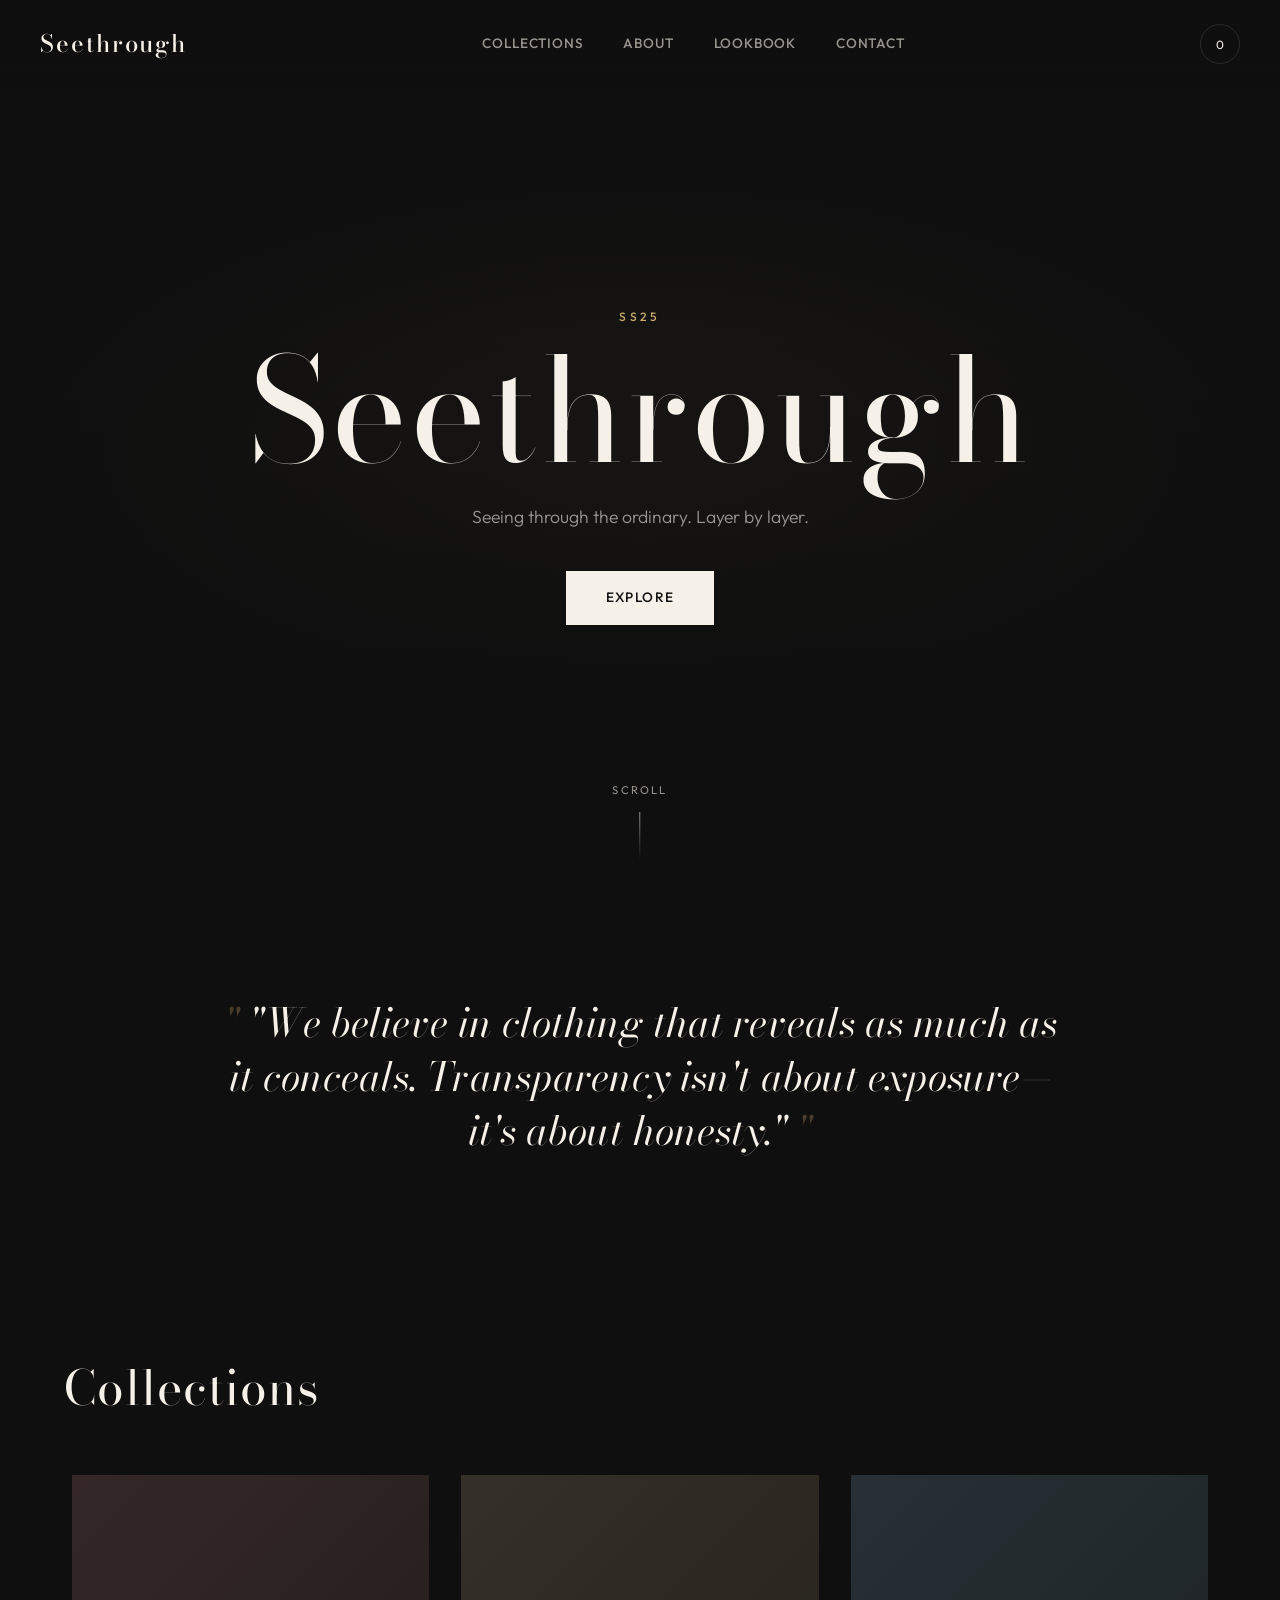
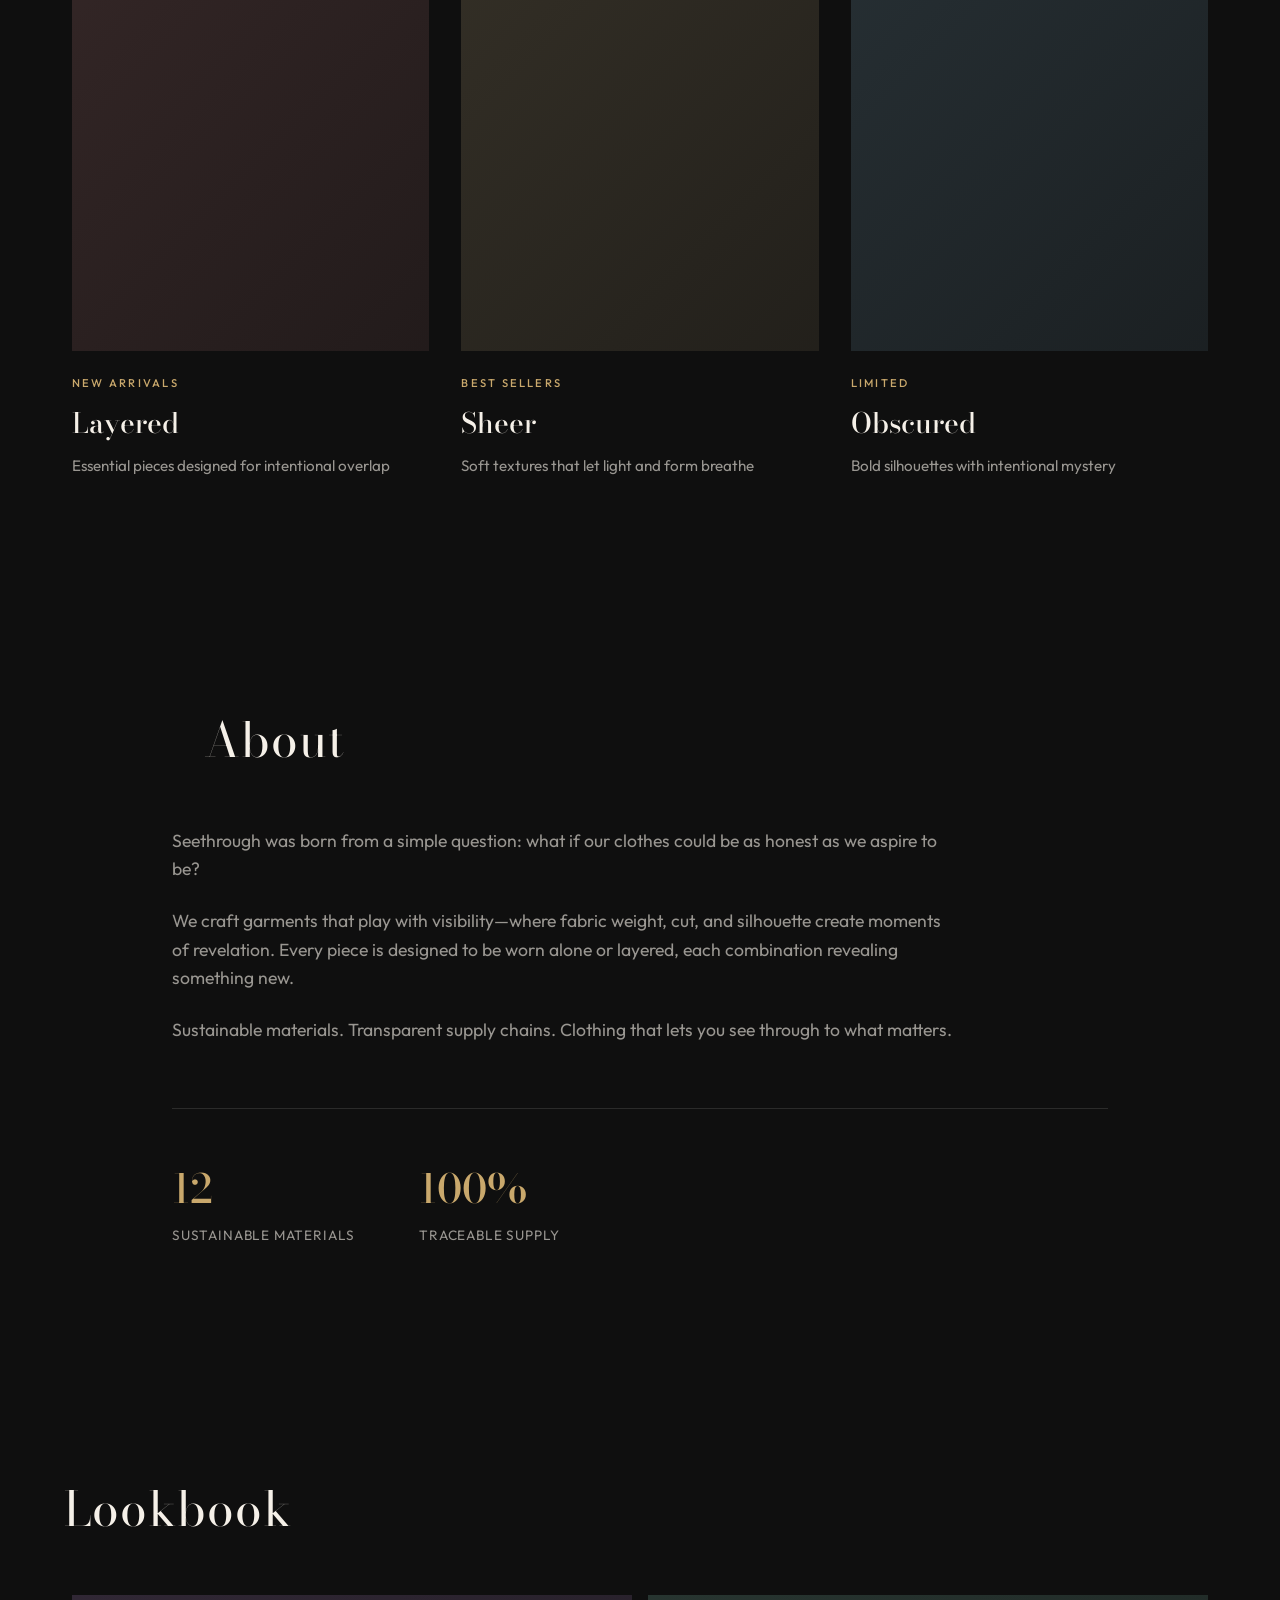
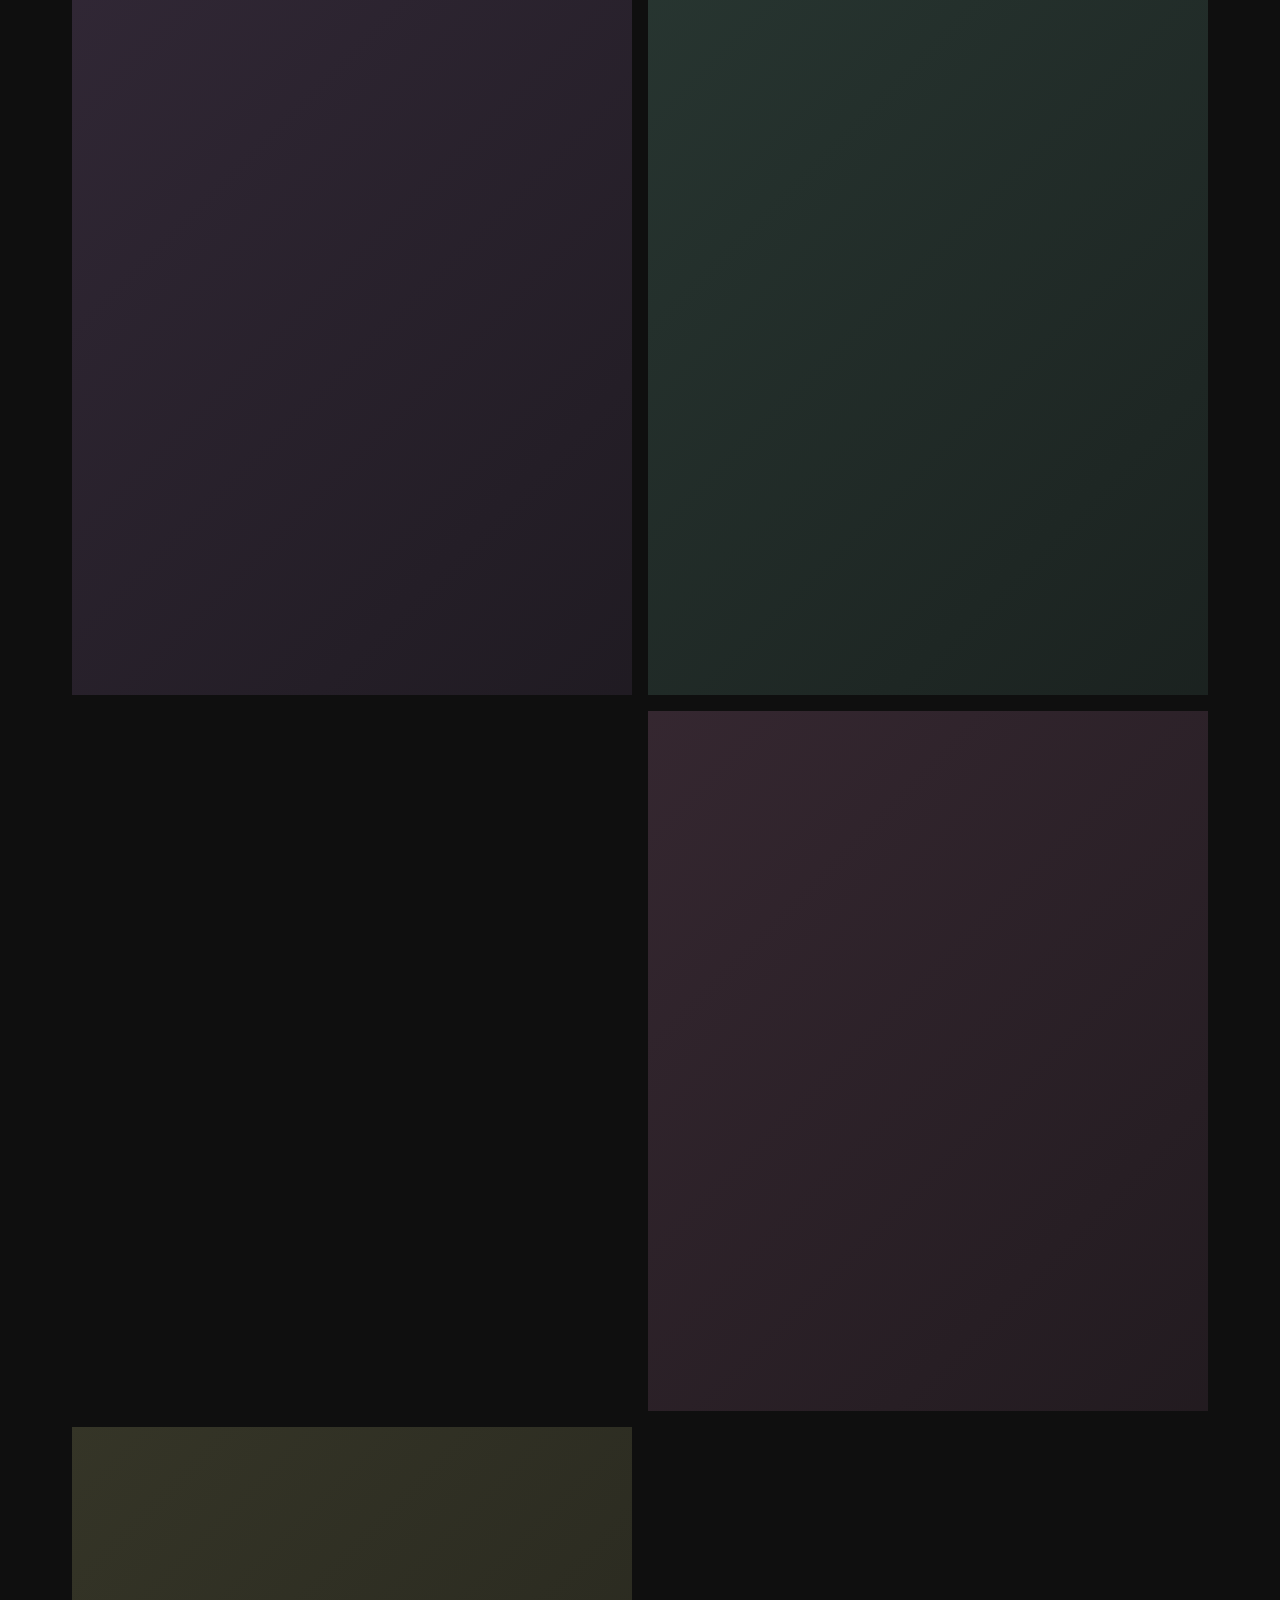
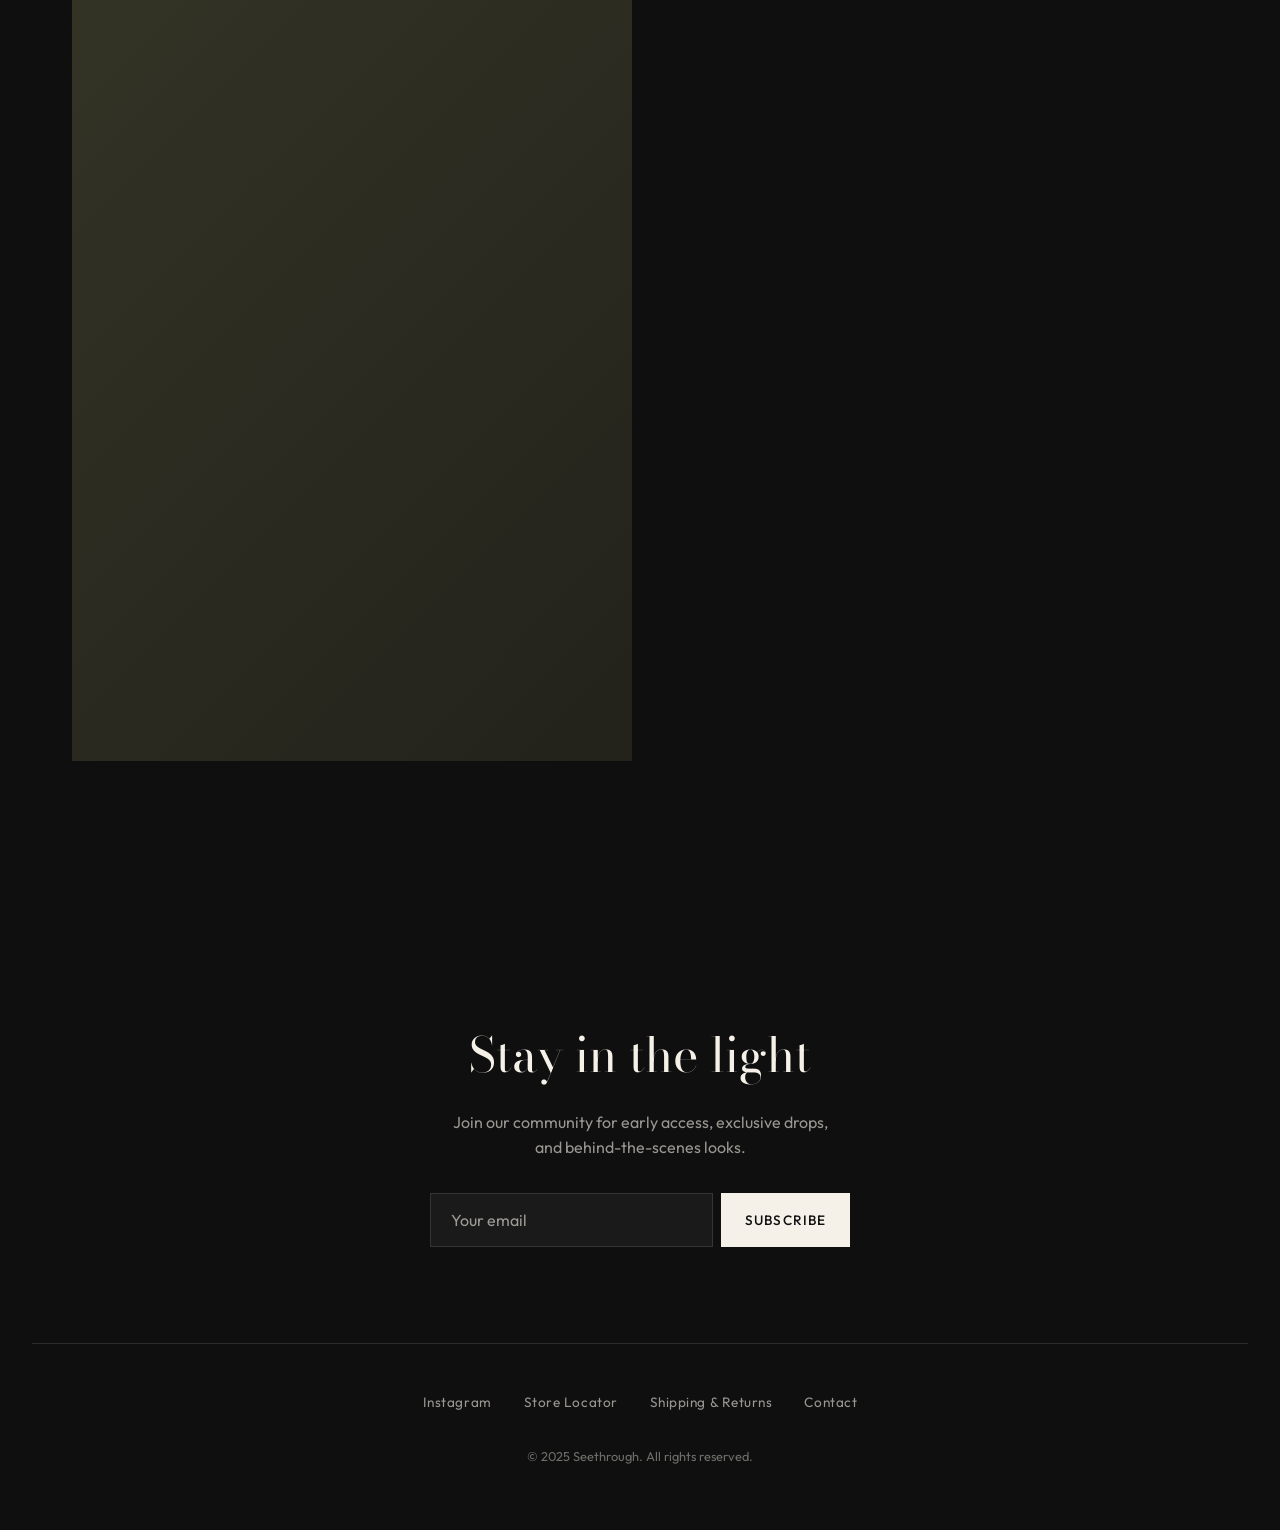
<file: seethrough/index.html>
<!DOCTYPE html>
<html lang="en">
<head>
  <meta charset="UTF-8">
  <meta name="viewport" content="width=device-width, initial-scale=1.0">
  <title>Seethrough — Clothing Reimagined</title>
  <link rel="preconnect" href="https://fonts.googleapis.com">
  <link rel="preconnect" href="https://fonts.gstatic.com" crossorigin>
  <link href="https://fonts.googleapis.com/css2?family=Bodoni+Moda:ital,opsz,wght@0,6..96,400;0,6..96,500;0,6..96,600;0,6..96,700;1,6..96,400&family=Outfit:wght@300;400;500;600&display=swap" rel="stylesheet">
  <link rel="stylesheet" href="styles.css">
</head>
<body>
  <div class="site-wrapper">
    <!-- Navigation -->
    <nav class="nav">
      <a href="#" class="nav-logo">Seethrough</a>
      <div class="nav-links">
        <a href="#collections">Collections</a>
        <a href="#about">About</a>
        <a href="#lookbook">Lookbook</a>
        <a href="#contact">Contact</a>
      </div>
      <button class="nav-cart" aria-label="Cart">
        <span class="cart-icon">0</span>
      </button>
    </nav>

    <!-- Hero -->
    <header class="hero">
      <div class="hero-overlay"></div>
      <div class="hero-content">
        <p class="hero-tag">SS25</p>
        <h1 class="hero-title">Seethrough</h1>
        <p class="hero-subtitle">Seeing through the ordinary. Layer by layer.</p>
        <a href="#collections" class="hero-cta">Explore</a>
      </div>
      <div class="hero-scroll">
        <span>Scroll</span>
        <div class="scroll-line"></div>
      </div>
    </header>

    <!-- Brand Statement -->
    <section class="statement">
      <blockquote>
        "We believe in clothing that reveals as much as it conceals. 
        Transparency isn't about exposure—it's about honesty."
      </blockquote>
    </section>

    <!-- Collections -->
    <section id="collections" class="collections">
      <h2 class="section-title">Collections</h2>
      <div class="collection-grid">
        <article class="collection-card" data-aos>
          <div class="card-image">
            <div class="placeholder-img" style="--hue: 0"></div>
          </div>
          <div class="card-content">
            <span class="card-label">New Arrivals</span>
            <h3>Layered</h3>
            <p>Essential pieces designed for intentional overlap</p>
          </div>
        </article>
        <article class="collection-card" data-aos>
          <div class="card-image">
            <div class="placeholder-img" style="--hue: 40"></div>
          </div>
          <div class="card-content">
            <span class="card-label">Best Sellers</span>
            <h3>Sheer</h3>
            <p>Soft textures that let light and form breathe</p>
          </div>
        </article>
        <article class="collection-card" data-aos>
          <div class="card-image">
            <div class="placeholder-img" style="--hue: 200"></div>
          </div>
          <div class="card-content">
            <span class="card-label">Limited</span>
            <h3>Obscured</h3>
            <p>Bold silhouettes with intentional mystery</p>
          </div>
        </article>
      </div>
    </section>

    <!-- About -->
    <section id="about" class="about">
      <div class="about-content">
        <h2 class="section-title">About</h2>
        <div class="about-text">
          <p>Seethrough was born from a simple question: what if our clothes could be as honest as we aspire to be?</p>
          <p>We craft garments that play with visibility—where fabric weight, cut, and silhouette create moments of revelation. Every piece is designed to be worn alone or layered, each combination revealing something new.</p>
          <p>Sustainable materials. Transparent supply chains. Clothing that lets you see through to what matters.</p>
        </div>
      </div>
      <div class="about-stats">
        <div class="stat">
          <span class="stat-number">12</span>
          <span class="stat-label">Sustainable Materials</span>
        </div>
        <div class="stat">
          <span class="stat-number">100%</span>
          <span class="stat-label">Traceable Supply</span>
        </div>
      </div>
    </section>

    <!-- Lookbook -->
    <section id="lookbook" class="lookbook">
      <h2 class="section-title">Lookbook</h2>
      <div class="lookbook-grid">
        <div class="lookbook-item large">
          <div class="placeholder-img" style="--hue: 280"></div>
        </div>
        <div class="lookbook-item">
          <div class="placeholder-img" style="--hue: 160"></div>
        </div>
        <div class="lookbook-item">
          <div class="placeholder-img" style="--hue: 320"></div>
        </div>
        <div class="lookbook-item tall">
          <div class="placeholder-img" style="--hue: 60"></div>
        </div>
      </div>
    </section>

    <!-- Contact -->
    <section id="contact" class="contact">
      <div class="contact-content">
        <h2>Stay in the light</h2>
        <p>Join our community for early access, exclusive drops, and behind-the-scenes looks.</p>
        <form class="newsletter-form">
          <input type="email" placeholder="Your email" required>
          <button type="submit">Subscribe</button>
        </form>
      </div>
      <footer class="footer">
        <div class="footer-links">
          <a href="#">Instagram</a>
          <a href="#">Store Locator</a>
          <a href="#">Shipping & Returns</a>
          <a href="#">Contact</a>
        </div>
        <p class="footer-copy">© 2025 Seethrough. All rights reserved.</p>
      </footer>
    </section>
  </div>

  <script src="script.js"></script>
</body>
</html>
</file>
<file: seethrough/styles.css>
/* ============================================
   SEETHROUGH — Clothing Brand
   Editorial, premium, layered aesthetic
   ============================================ */

:root {
  --bg: #0f0f0f;
  --bg-elevated: #1a1a1a;
  --text: #f5f0e8;
  --text-muted: rgba(245, 240, 232, 0.6);
  --accent: #c9a86c;
  --accent-dim: rgba(201, 168, 108, 0.3);
  --border: rgba(245, 240, 232, 0.12);
  --font-display: "Bodoni Moda", Georgia, serif;
  --font-body: "Outfit", -apple-system, sans-serif;
  --ease-out: cubic-bezier(0.16, 1, 0.3, 1);
  --ease-in-out: cubic-bezier(0.65, 0, 0.35, 1);
}

*, *::before, *::after {
  box-sizing: border-box;
  margin: 0;
  padding: 0;
}

html {
  scroll-behavior: smooth;
}

body {
  font-family: var(--font-body);
  font-weight: 400;
  font-size: 16px;
  line-height: 1.6;
  color: var(--text);
  background: var(--bg);
  overflow-x: hidden;
}

.site-wrapper {
  min-height: 100vh;
}

/* ===== Navigation ===== */
.nav {
  position: fixed;
  top: 0;
  left: 0;
  right: 0;
  z-index: 100;
  display: flex;
  align-items: center;
  justify-content: space-between;
  padding: 1.5rem 2.5rem;
  background: linear-gradient(to bottom, var(--bg) 0%, transparent 100%);
  transition: background 0.4s var(--ease-out);
}

.nav.scrolled {
  background: rgba(15, 15, 15, 0.95);
  backdrop-filter: blur(12px);
}

.nav-logo {
  font-family: var(--font-display);
  font-size: 1.5rem;
  font-weight: 500;
  letter-spacing: 0.08em;
  color: var(--text);
  text-decoration: none;
  transition: opacity 0.3s;
}

.nav-logo:hover {
  opacity: 0.8;
}

.nav-links {
  display: flex;
  gap: 2.5rem;
}

.nav-links a {
  font-size: 0.85rem;
  font-weight: 500;
  letter-spacing: 0.06em;
  text-transform: uppercase;
  color: var(--text-muted);
  text-decoration: none;
  transition: color 0.3s;
}

.nav-links a:hover {
  color: var(--text);
}

.nav-cart {
  width: 2.5rem;
  height: 2.5rem;
  border: 1px solid var(--border);
  border-radius: 50%;
  background: transparent;
  color: var(--text);
  font-family: var(--font-body);
  font-size: 0.75rem;
  cursor: pointer;
  transition: border-color 0.3s, background 0.3s;
}

.nav-cart:hover {
  border-color: var(--text-muted);
  background: rgba(255, 255, 255, 0.05);
}

/* ===== Hero ===== */
.hero {
  position: relative;
  min-height: 100vh;
  display: flex;
  align-items: center;
  justify-content: center;
  padding: 6rem 2rem 4rem;
  background: 
    radial-gradient(ellipse 80% 50% at 50% 50%, rgba(201, 168, 108, 0.08) 0%, transparent 60%),
    var(--bg);
}

.hero-overlay {
  position: absolute;
  inset: 0;
  background: 
    linear-gradient(180deg, transparent 0%, var(--bg) 100%);
  pointer-events: none;
}

.hero-content {
  position: relative;
  text-align: center;
  max-width: 800px;
}

.hero-tag {
  font-size: 0.75rem;
  font-weight: 500;
  letter-spacing: 0.3em;
  text-transform: uppercase;
  color: var(--accent);
  margin-bottom: 1rem;
  opacity: 0;
  animation: fadeUp 0.8s var(--ease-out) 0.2s forwards;
}

.hero-title {
  font-family: var(--font-display);
  font-size: clamp(4rem, 12vw, 9rem);
  font-weight: 400;
  letter-spacing: 0.02em;
  line-height: 0.95;
  margin-bottom: 1.5rem;
  opacity: 0;
  animation: fadeUp 0.8s var(--ease-out) 0.4s forwards;
}

.hero-subtitle {
  font-size: 1.1rem;
  font-weight: 300;
  color: var(--text-muted);
  margin-bottom: 2.5rem;
  max-width: 400px;
  margin-left: auto;
  margin-right: auto;
  opacity: 0;
  animation: fadeUp 0.8s var(--ease-out) 0.6s forwards;
}

.hero-cta {
  display: inline-block;
  padding: 1rem 2.5rem;
  font-size: 0.85rem;
  font-weight: 500;
  letter-spacing: 0.1em;
  text-transform: uppercase;
  color: var(--bg);
  background: var(--text);
  text-decoration: none;
  transition: transform 0.3s var(--ease-out), background 0.3s;
  opacity: 0;
  animation: fadeUp 0.8s var(--ease-out) 0.8s forwards;
}

.hero-cta:hover {
  background: var(--accent);
  transform: translateY(-2px);
}

.hero-scroll {
  position: absolute;
  bottom: 2.5rem;
  left: 50%;
  transform: translateX(-50%);
  display: flex;
  flex-direction: column;
  align-items: center;
  gap: 0.75rem;
}

.hero-scroll span {
  font-size: 0.7rem;
  letter-spacing: 0.2em;
  text-transform: uppercase;
  color: var(--text-muted);
}

.scroll-line {
  width: 1px;
  height: 3rem;
  background: linear-gradient(to bottom, var(--text-muted), transparent);
  animation: scrollPulse 2s ease-in-out infinite;
}

@keyframes fadeUp {
  from {
    opacity: 0;
    transform: translateY(24px);
  }
  to {
    opacity: 1;
    transform: translateY(0);
  }
}

@keyframes scrollPulse {
  0%, 100% { opacity: 0.4; }
  50% { opacity: 1; }
}

/* ===== Statement ===== */
.statement {
  padding: 6rem 2rem;
  max-width: 900px;
  margin: 0 auto;
}

.statement blockquote {
  font-family: var(--font-display);
  font-size: clamp(1.75rem, 4vw, 2.5rem);
  font-weight: 400;
  font-style: italic;
  line-height: 1.35;
  color: var(--text);
  text-align: center;
}

.statement blockquote::before,
.statement blockquote::after {
  content: '"';
  color: var(--accent-dim);
}

/* ===== Section Title ===== */
.section-title {
  font-family: var(--font-display);
  font-size: clamp(2rem, 5vw, 3rem);
  font-weight: 400;
  letter-spacing: 0.02em;
  margin-bottom: 3rem;
  padding: 0 2rem;
}

/* ===== Collections ===== */
.collections {
  padding: 6rem 2rem 8rem;
}

.collection-grid {
  display: grid;
  grid-template-columns: repeat(auto-fit, minmax(320px, 1fr));
  gap: 2rem;
  max-width: 1200px;
  margin: 0 auto;
  padding: 0 2rem;
}

.collection-card {
  position: relative;
  cursor: pointer;
  overflow: hidden;
}

.collection-card .card-image {
  aspect-ratio: 3/4;
  overflow: hidden;
  margin-bottom: 1.5rem;
}

.collection-card .placeholder-img {
  width: 100%;
  height: 100%;
  background: linear-gradient(
    135deg,
    hsl(var(--hue, 0), 15%, 18%) 0%,
    hsl(var(--hue, 0), 12%, 12%) 100%
  );
  transition: transform 0.6s var(--ease-out);
}

.collection-card:hover .placeholder-img {
  transform: scale(1.05);
}

.card-content .card-label {
  font-size: 0.7rem;
  font-weight: 500;
  letter-spacing: 0.2em;
  text-transform: uppercase;
  color: var(--accent);
  display: block;
  margin-bottom: 0.5rem;
}

.card-content h3 {
  font-family: var(--font-display);
  font-size: 1.75rem;
  font-weight: 500;
  margin-bottom: 0.5rem;
}

.card-content p {
  font-size: 0.95rem;
  color: var(--text-muted);
}

/* ===== About ===== */
.about {
  padding: 6rem 2rem 8rem;
  max-width: 1000px;
  margin: 0 auto;
}

.about-content {
  margin-bottom: 4rem;
}

.about-text p {
  font-size: 1.1rem;
  color: var(--text-muted);
  margin-bottom: 1.5rem;
  max-width: 65ch;
}

.about-stats {
  display: flex;
  gap: 4rem;
  padding-top: 3rem;
  border-top: 1px solid var(--border);
}

.stat {
  display: flex;
  flex-direction: column;
  gap: 0.25rem;
}

.stat-number {
  font-family: var(--font-display);
  font-size: 2.5rem;
  font-weight: 500;
  color: var(--accent);
}

.stat-label {
  font-size: 0.85rem;
  letter-spacing: 0.06em;
  text-transform: uppercase;
  color: var(--text-muted);
}

/* ===== Lookbook ===== */
.lookbook {
  padding: 6rem 2rem 8rem;
}

.lookbook-grid {
  display: grid;
  grid-template-columns: repeat(2, 1fr);
  grid-template-rows: auto auto;
  gap: 1rem;
  max-width: 1200px;
  margin: 0 auto;
  padding: 0 2rem;
}

.lookbook-item {
  aspect-ratio: 4/5;
  overflow: hidden;
}

.lookbook-item.large {
  grid-column: 1;
  grid-row: 1 / 3;
}

.lookbook-item.tall {
  aspect-ratio: 3/5;
}

.lookbook-item .placeholder-img {
  width: 100%;
  height: 100%;
  background: linear-gradient(
    135deg,
    hsl(var(--hue, 0), 15%, 18%) 0%,
    hsl(var(--hue, 0), 12%, 12%) 100%
  );
  transition: transform 0.6s var(--ease-out);
}

.lookbook-item:hover .placeholder-img {
  transform: scale(1.03);
}

/* ===== Contact ===== */
.contact {
  padding: 8rem 2rem 4rem;
  text-align: center;
}

.contact-content h2 {
  font-family: var(--font-display);
  font-size: clamp(2rem, 5vw, 3rem);
  font-weight: 400;
  margin-bottom: 1rem;
}

.contact-content p {
  color: var(--text-muted);
  margin-bottom: 2rem;
  max-width: 400px;
  margin-left: auto;
  margin-right: auto;
}

.newsletter-form {
  display: flex;
  gap: 0.5rem;
  max-width: 420px;
  margin: 0 auto 6rem;
}

.newsletter-form input {
  flex: 1;
  padding: 1rem 1.25rem;
  font-family: var(--font-body);
  font-size: 1rem;
  color: var(--text);
  background: var(--bg-elevated);
  border: 1px solid var(--border);
  border-radius: 0;
  outline: none;
  transition: border-color 0.3s;
}

.newsletter-form input::placeholder {
  color: var(--text-muted);
}

.newsletter-form input:focus {
  border-color: var(--text-muted);
}

.newsletter-form button {
  padding: 1rem 1.5rem;
  font-family: var(--font-body);
  font-size: 0.85rem;
  font-weight: 500;
  letter-spacing: 0.08em;
  text-transform: uppercase;
  color: var(--bg);
  background: var(--text);
  border: none;
  cursor: pointer;
  transition: background 0.3s;
}

.newsletter-form button:hover {
  background: var(--accent);
}

/* ===== Footer ===== */
.footer {
  padding-top: 3rem;
  border-top: 1px solid var(--border);
}

.footer-links {
  display: flex;
  flex-wrap: wrap;
  justify-content: center;
  gap: 2rem;
  margin-bottom: 2rem;
}

.footer-links a {
  font-size: 0.85rem;
  letter-spacing: 0.04em;
  color: var(--text-muted);
  text-decoration: none;
  transition: color 0.3s;
}

.footer-links a:hover {
  color: var(--text);
}

.footer-copy {
  font-size: 0.8rem;
  color: var(--text-muted);
  opacity: 0.7;
}

/* ===== Placeholder images (replace with real images) ===== */
.placeholder-img {
  object-fit: cover;
}

/* ===== Responsive ===== */
@media (max-width: 768px) {
  .nav {
    padding: 1rem 1.5rem;
  }

  .nav-links {
    display: none;
  }

  .hero {
    padding: 5rem 1.5rem 3rem;
  }

  .statement {
    padding: 4rem 1.5rem;
  }

  .collection-grid {
    grid-template-columns: 1fr;
    padding: 0 1.5rem;
  }

  .lookbook-grid {
    grid-template-columns: 1fr;
    grid-template-rows: auto;
    padding: 0 1.5rem;
  }

  .lookbook-item.large {
    grid-column: 1;
    grid-row: auto;
  }

  .newsletter-form {
    flex-direction: column;
  }

  .about-stats {
    flex-direction: column;
    gap: 2rem;
  }
}
</file>
